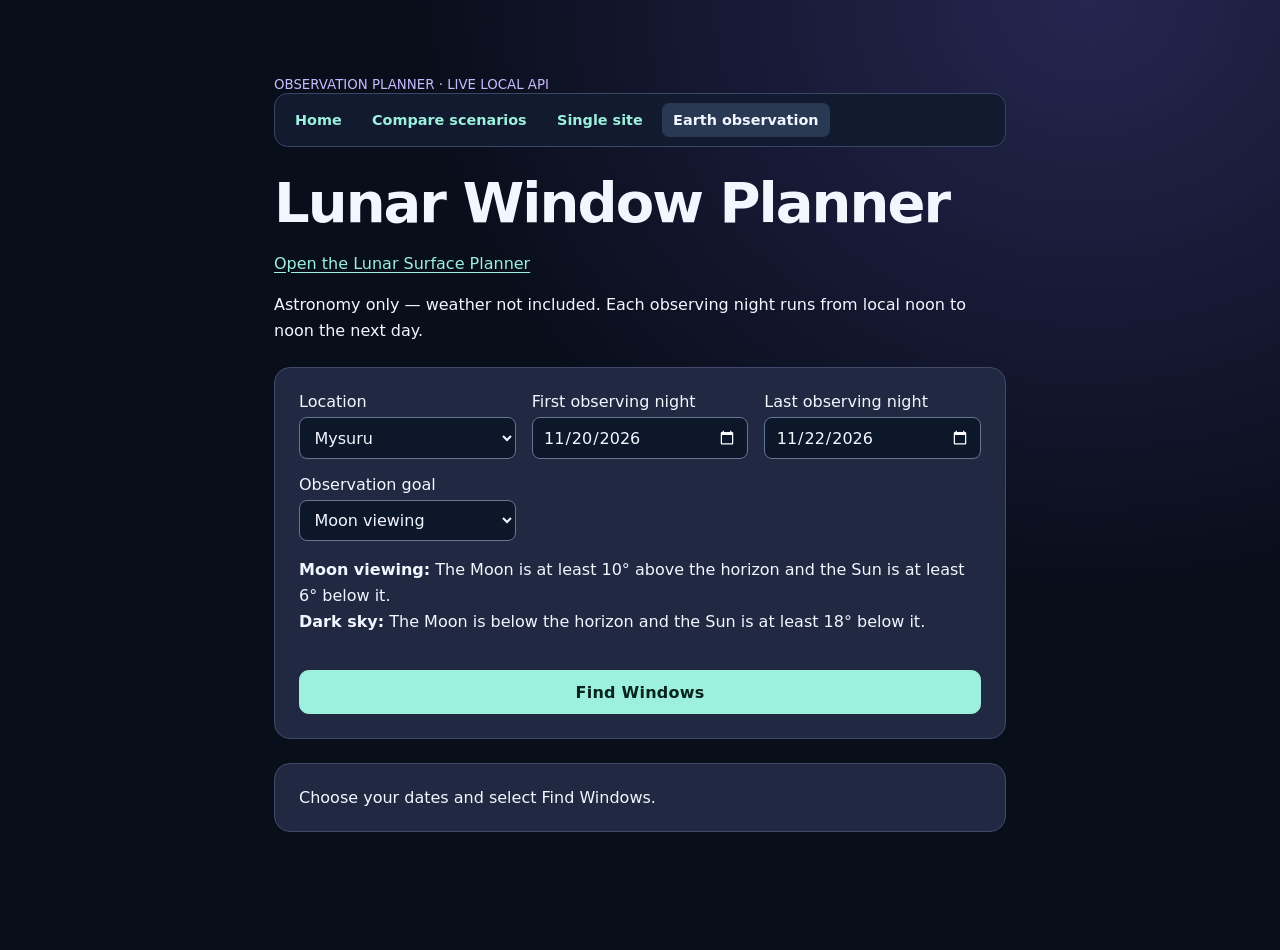
<file: index.html>
<!doctype html>
<html lang="en">
<head>
  <meta charset="utf-8">
  <meta name="viewport" content="width=device-width, initial-scale=1">
  <title>Lunar Window Planner</title>
  <style>
    * { box-sizing: border-box; }
    body { margin: 0; background: #101629; color: #eef0ff; font: 16px system-ui; }
    main { max-width: 780px; margin: 50px auto; padding: 24px; }
    h1 { font-size: clamp(32px, 7vw, 56px); margin: 8px 0; }
    small { color: #c9bbff; }
    form, section {
      background: #202941;
      border: 1px solid #414a68;
      border-radius: 16px;
      padding: 24px;
      margin-top: 24px;
    }
    .grid {
      display: grid;
      grid-template-columns: repeat(auto-fit, minmax(180px, 1fr));
      gap: 16px;
    }
    input, select, button {
      font: inherit;
      border-radius: 8px;
      padding: 10px;
      width: 100%;
      margin-top: 6px;
    }
    button {
      background: #c9bbff;
      color: #171332;
      font-weight: bold;
      border: 0;
      margin-top: 20px;
      cursor: pointer;
    }
    li { margin: 10px 0; }
    p { line-height: 1.5; }
    .chart-row { margin: 12px 0; }
    .chart-row meter { width: 100%; height: 20px; display: block; }
  
/* shared-planner-theme */

:root {
  color-scheme: dark;
  --ink: #f2f6ff;
  --muted: #bccbe3;
  --mint: #9cf0dd;
  --gold: #ffd18a;
  --panel: #15213a;
  --edge: #455674;
}
body {
  color: var(--ink);
  background:
    radial-gradient(ellipse at 80% 0%, #24355e 0, transparent 38rem),
    radial-gradient(ellipse at 0% 45%, #142f3c 0, transparent 35rem),
    #0b1221;
  background-repeat: no-repeat;
  min-height: 100vh;
}
a { color: var(--mint); text-underline-offset: .2em; }
h1, h2, h3 { text-wrap: balance; }
h1 { letter-spacing: -.035em; }
p { line-height: 1.6; }
input:not([type=range]), select {
  color: var(--ink);
  background: #0d172a;
  border: 1px solid #657693;
  border-radius: .5rem;
  padding: .55rem .65rem;
  min-height: 2.6rem;
  max-width: 100%;
  box-sizing: border-box;
  font: inherit;
}
input[type=range] {
  width: min(100%, 38rem);
  accent-color: var(--mint);
  min-height: 2rem;
}
button, a.button {
  border-radius: .6rem;
  transition: transform .16s ease, box-shadow .16s ease,
              background-color .16s ease;
}
button {
  background: #233451;
  border: 1px solid #647795;
  color: var(--ink);
  font-weight: 650;
  padding: .65rem .95rem;
  min-height: 2.75rem;
  cursor: pointer;
}
button[type=submit], button:not([type]) {
  background: var(--mint);
  border-color: var(--mint);
  color: #09231e;
}
button:disabled { opacity: .55; cursor: not-allowed; }
button:not(:disabled):hover, a.button:hover {
  transform: translateY(-2px);
  box-shadow: 0 6px 22px #0005;
}
:where(a, button, input, select):focus-visible {
  outline: 3px solid var(--gold);
  outline-offset: 4px;
}
.tool-nav {
  display: flex;
  flex-wrap: wrap;
  gap: .55rem 1rem;
  align-items: center;
  margin: 0 0 1.4rem;
  padding: .7rem 0;
  border-bottom: 1px solid var(--edge);
  font: 650 .9rem/1.4 system-ui, sans-serif;
}
.tool-nav a[aria-current=page] { color: var(--ink); }
@media (prefers-reduced-motion: reduce) {
  *, *::before, *::after {
    animation: none !important;
    transition: none !important;
    scroll-behavior: auto !important;
  }
}

/* Workspace refinement — ChatGPT-assisted */
body{background:radial-gradient(ellipse at 85% 0%,#252650,transparent 42rem),#090e1b} .tool-nav{gap:.5rem;padding:.55rem;border:1px solid #394764;border-radius:.85rem;background:#111a2e}.tool-nav a{padding:.45rem .7rem;border-radius:.45rem;text-decoration:none}.tool-nav a:hover,.tool-nav a[aria-current=page]{background:#293853} fieldset,#results>section,.hero .card{box-shadow:0 12px 34px #0004} button,a.button{letter-spacing:.015em} button:active,a.button:active{transform:translateY(1px)} .compare-actions{padding:.8rem;background:#111a2e;border-radius:.85rem} #status strong{display:inline-block;margin-right:.4rem;font-size:1.8rem} #results output{padding:.65rem;border-radius:.5rem;background:#0b1425} @media(max-width:520px){.compare-actions button{flex:1 1 auto} select{width:100%} .tool-nav a{font-size:.8rem}}
</style>
</head>
<body>
  <main>
    <noscript>
      <p role="alert">Enable JavaScript in your browser to use the planner.</p>
    </noscript>

    <small>OBSERVATION PLANNER · LIVE LOCAL API</small>
    <nav class="tool-nav" aria-label="Planner tools"><a href="/">Home</a><a href="/lunar-surface/compare">Compare scenarios</a><a href="/lunar-surface/">Single site</a><a href="/earth" aria-current="page">Earth observation</a></nav>
<h1>Lunar Window Planner</h1>
<p><a href="/lunar-surface/">Open the Lunar Surface Planner</a></p>
    <p>Astronomy only — weather not included. Each observing night runs from local noon to noon the next day.</p>

    <form id="planner">
      <div class="grid">
        <label>
          Location
          <select name="locationId">
            <option value="mysuru">Mysuru</option>
          </select>
        </label>
        <label>
          First observing night
          <input required type="date" name="startDate" value="2026-11-20">
        </label>
        <label>
          Last observing night
          <input required type="date" name="endDate" value="2026-11-22" aria-describedby="error">
        </label>
        <label>
          Observation goal
          <select name="goal" aria-describedby="goal-help">
            <option value="moon_viewing">Moon viewing</option>
            <option value="dark_sky">Dark sky</option>
          </select>
        </label>
      </div>

      <p id="goal-help">
        <strong>Moon viewing:</strong> The Moon is at least 10° above the horizon and the Sun is at least 6° below it.
        <br>
        <strong>Dark sky:</strong> The Moon is below the horizon and the Sun is at least 18° below it.
      </p>

      <p id="error" role="alert" hidden></p>
      <button type="submit">Find Windows</button>
    </form>

    <section id="output" aria-live="polite">
      Choose your dates and select Find Windows.
    </section>
  </main>

  <script>
    const form = document.querySelector('#planner');
    const out = document.querySelector('#output');
    const error = document.querySelector('#error');
    const button = form.querySelector('button');

    const minutes = w => (Date.parse(w.end) - Date.parse(w.start)) / 60000;
    const fmt = new Intl.DateTimeFormat('en-IN', {
      timeZone: 'Asia/Kolkata',
      month: 'short',
      day: 'numeric',
      hour: 'numeric',
      minute: '2-digit',
      hour12: true
    });
    const range = w => `${fmt.format(new Date(w.start))}–${fmt.format(new Date(w.end))} IST`;

    async function findWindows(input) {
      const response = await fetch('/windows?' + new URLSearchParams(input));
      if (!response.ok) throw new Error('The server could not complete the search.');
      return response.json();
    }

    function add(tag, value, parent = out) {
      const el = document.createElement(tag);
      el.textContent = value;
      parent.append(el);
      return el;
    }

    function renderChart(parent, windows, bestWindowId) {
      add('h3', 'Window duration · minutes', parent);
      const maxDuration = Math.max(...windows.map(minutes));

      for (const w of windows) {
        const row = add('div', '', parent);
        row.className = 'chart-row';
        const isBest = w.id === bestWindowId;
        const label = `${w.date} · ${Math.round(minutes(w))} min${isBest ? ' · Best window' : ''}`;

        add(isBest ? 'strong' : 'span', label, row);
        const bar = add('meter', '', row);
        bar.min = 0;
        bar.max = maxDuration;
        bar.value = minutes(w);
        bar.setAttribute('aria-label', label);
      }
    }

    form.addEventListener('submit', async event => {
      event.preventDefault();
      const input = Object.fromEntries(new FormData(form));
      const endDateField = form.elements.endDate;

      error.hidden = true;
      endDateField.removeAttribute('aria-invalid');

      const reversed = input.endDate < input.startDate;
      const tooLong = Date.parse(input.endDate) - Date.parse(input.startDate) >= 31 * 86400000;

      if (reversed || tooLong) {
        error.textContent = reversed
          ? 'Last observing night cannot be before the first.'
          : 'Choose up to 31 observing nights.';
        error.hidden = false;
        endDateField.setAttribute('aria-invalid', 'true');
        endDateField.focus();
        out.textContent = 'Correct the dates to run a search.';
        return;
      }

      button.disabled = true;
      out.textContent = 'Finding observation windows…';

      try {
        const response = await findWindows(input);
        if (response.status !== 'ok') {
          throw new Error(response.error?.message || 'Search failed.');
        }

        const { windows, bestWindowId } = response.result;
        out.textContent = '';

        const goalLabel = input.goal === 'dark_sky' ? 'Dark sky' : 'Moon viewing';
        add('p', `Mysuru · ${goalLabel} · ${input.startDate} to ${input.endDate}`);

        if (!windows.length) {
          add('h2', 'No windows found');
          add('p', 'Try another observing night or goal.');
          return;
        }

        const best = windows.find(w => w.id === bestWindowId);
        add('h2', `Longest qualifying window: Night of ${best.date}`);
        add('p', `${range(best)} · ${Math.round(minutes(best))} min`);

        add('h3', 'All qualifying windows');
        const list = add('ul', '');
        for (const w of windows) {
          const marker = w.id === bestWindowId ? ' (best)' : '';
          add('li', `${w.date} · ${range(w)} · ${Math.round(minutes(w))} min${marker}`, list);
        }

        renderChart(out, windows, bestWindowId);
      } catch (err) {
        out.textContent = `${err.message} Select Find Windows to retry.`;
      } finally {
        button.disabled = false;
      }
    });
  </script>
</body>
</html>
</file>
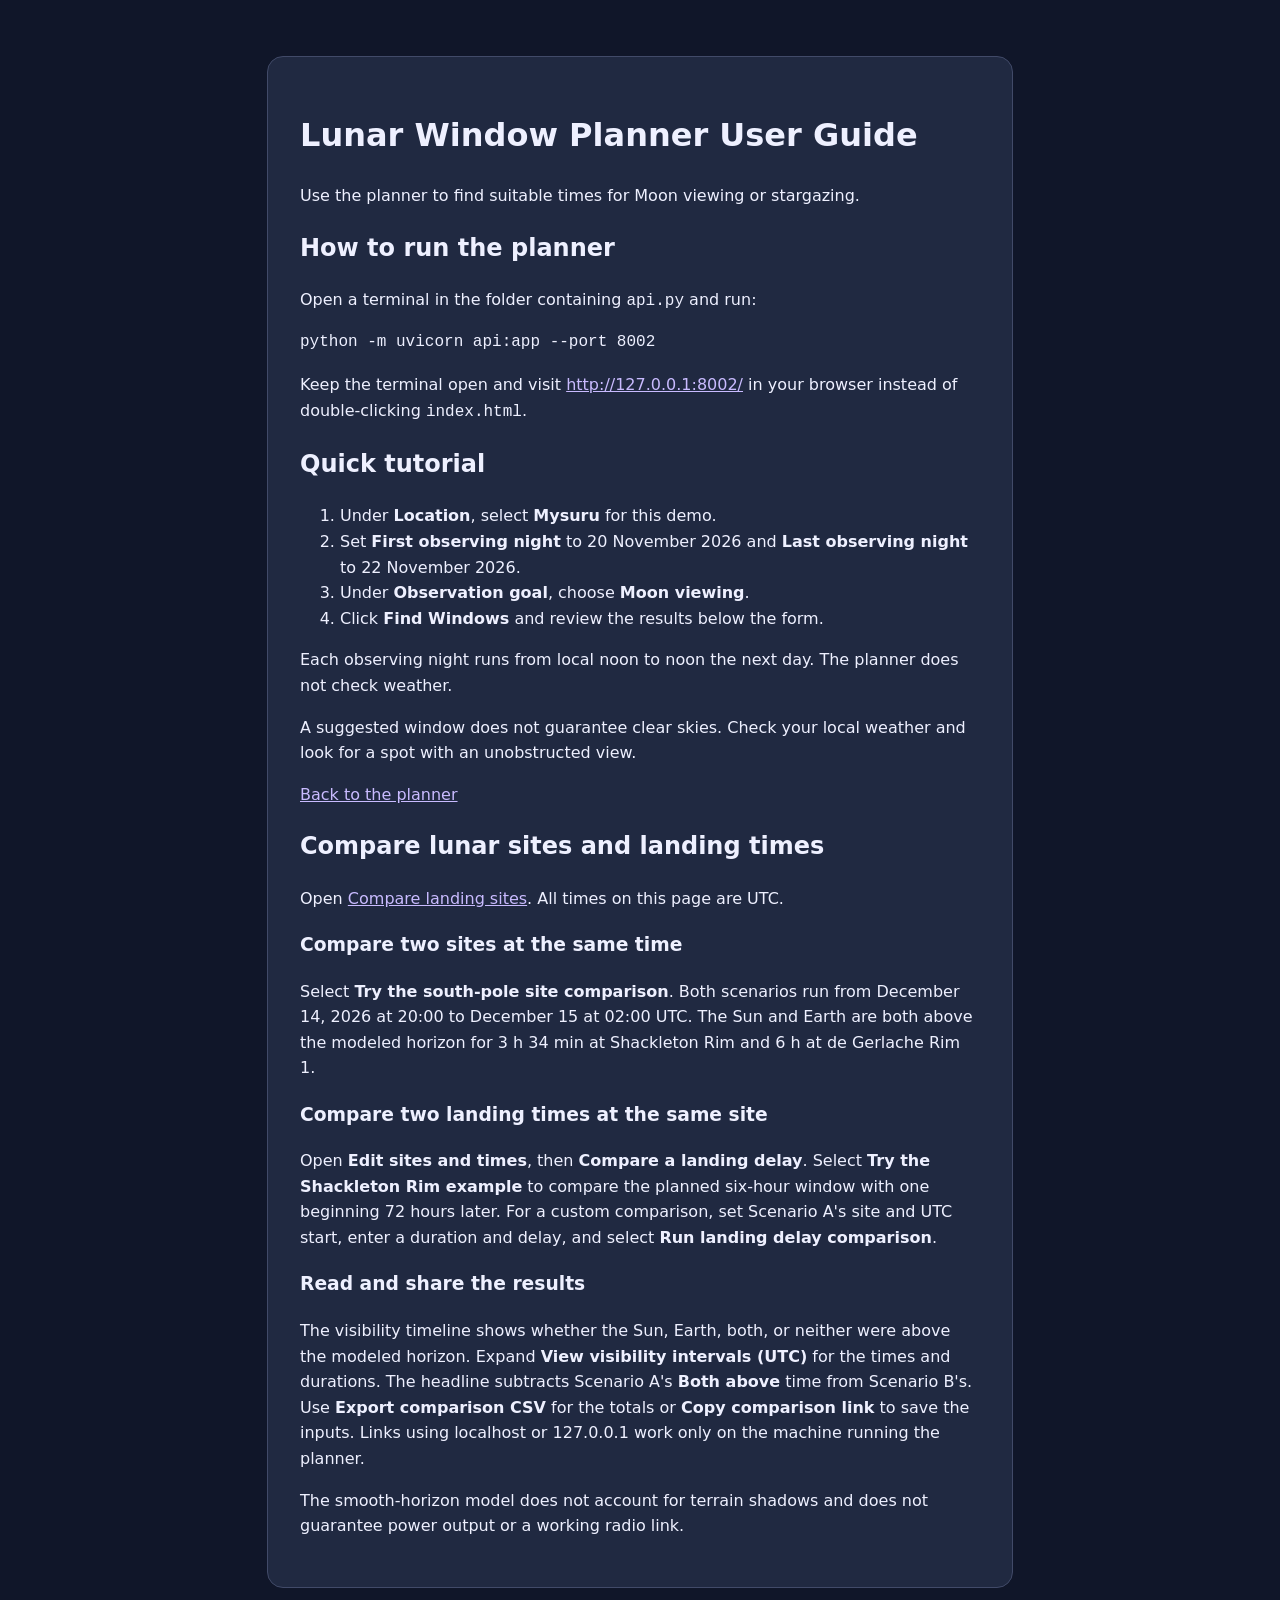
<file: user-guide/index.html>
<!doctype html>
<html lang="en">
<head>
  <meta charset="utf-8">
  <meta name="viewport" content="width=device-width, initial-scale=1">
  <title>User Guide | Lunar Window Planner</title>
  <link rel="stylesheet" href="style.css">
</head>
<body>
  <main>
    <h1>Lunar Window Planner User Guide</h1>
    <p>Use the planner to find suitable times for Moon viewing or stargazing.</p>

    <h2>How to run the planner</h2>
    <p>Open a terminal in the folder containing <code>api.py</code> and run:</p>
    <pre><code>python -m uvicorn api:app --port 8002</code></pre>
    <p>Keep the terminal open and visit
      <a href="http://127.0.0.1:8002/">http://127.0.0.1:8002/</a>
      in your browser instead of double-clicking <code>index.html</code>.
    </p>

    <h2>Quick tutorial</h2>
    <ol>
      <li>Under <strong>Location</strong>, select <strong>Mysuru</strong> for this demo.</li>
      <li>Set <strong>First observing night</strong> to 20 November 2026
        and <strong>Last observing night</strong> to 22 November 2026.</li>
      <li>Under <strong>Observation goal</strong>, choose <strong>Moon viewing</strong>.</li>
      <li>Click <strong>Find Windows</strong> and review the results below the form.</li>
    </ol>
    <p>Each observing night runs from local noon to noon the next day.
      The planner does not check weather.</p>

    <p>A suggested window does not guarantee clear skies. Check your local
      weather and look for a spot with an unobstructed view.</p>

    <p><a href="/">Back to the planner</a></p>

<section id="lunar-comparison-guide" aria-labelledby="lunar-comparison-heading">
  <h2 id="lunar-comparison-heading">Compare lunar sites and landing times</h2>
  <p>Open <a href="/lunar-surface/compare">Compare landing sites</a>. All times on this page are UTC.</p>
  <h3>Compare two sites at the same time</h3>
  <p>Select <strong>Try the south-pole site comparison</strong>. Both scenarios run from December 14, 2026 at 20:00 to December 15 at 02:00 UTC. The Sun and Earth are both above the modeled horizon for 3 h 34 min at Shackleton Rim and 6 h at de Gerlache Rim 1.</p>
  <h3>Compare two landing times at the same site</h3>
  <p>Open <strong>Edit sites and times</strong>, then <strong>Compare a landing delay</strong>. Select <strong>Try the Shackleton Rim example</strong> to compare the planned six-hour window with one beginning 72 hours later. For a custom comparison, set Scenario A's site and UTC start, enter a duration and delay, and select <strong>Run landing delay comparison</strong>.</p>
  <h3>Read and share the results</h3>
  <p>The visibility timeline shows whether the Sun, Earth, both, or neither were above the modeled horizon. Expand <strong>View visibility intervals (UTC)</strong> for the times and durations. The headline subtracts Scenario A's <strong>Both above</strong> time from Scenario B's. Use <strong>Export comparison CSV</strong> for the totals or <strong>Copy comparison link</strong> to save the inputs. Links using localhost or 127.0.0.1 work only on the machine running the planner.</p>
  <p>The smooth-horizon model does not account for terrain shadows and does not guarantee power output or a working radio link.</p>
</section>
</main>
</body>
</html>
</file>
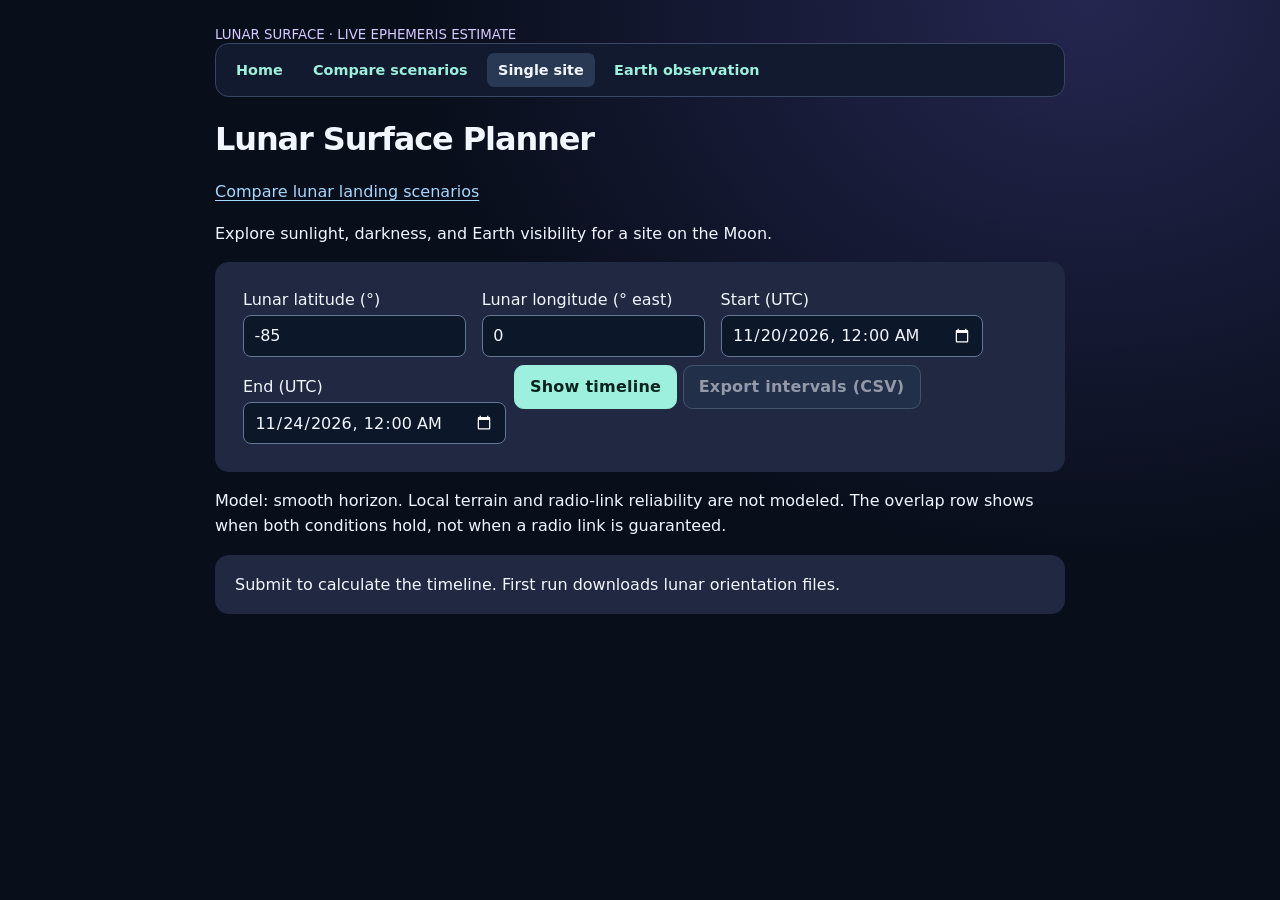
<file: lunar-surface/lunar-surface-live/index.html>
<!doctype html><html lang=en><meta charset=utf-8><meta name=viewport content='width=device-width,initial-scale=1'><title>Lunar Surface Planner</title><style>body{background:#101629;color:#eef0ff;font:16px system-ui;margin:0}main{max-width:850px;margin:auto;padding:24px}form,section{background:#202941;padding:20px;border-radius:14px;margin:16px 0}label{display:inline-grid;gap:6px;margin:8px}input,button{font:inherit;padding:8px}button{background:#c9bbff;border:0;border-radius:6px}.track{background:#111729;height:22px;position:relative;border-radius:5px;overflow:hidden}.bar{position:absolute;height:100%}small{color:#d4caff}.summary{background:#30294a;border:1px solid #bca4ff;border-radius:10px;padding:16px;margin:16px 0}.summary h3,.summary p{margin:6px 0}
/* shared-planner-theme */

:root {
  color-scheme: dark;
  --ink: #f2f6ff;
  --muted: #bccbe3;
  --mint: #9cf0dd;
  --gold: #ffd18a;
  --panel: #15213a;
  --edge: #455674;
}
body {
  color: var(--ink);
  background:
    radial-gradient(ellipse at 80% 0%, #24355e 0, transparent 38rem),
    radial-gradient(ellipse at 0% 45%, #142f3c 0, transparent 35rem),
    #0b1221;
  background-repeat: no-repeat;
  min-height: 100vh;
}
a { color: var(--mint); text-underline-offset: .2em; }
h1, h2, h3 { text-wrap: balance; }
h1 { letter-spacing: -.035em; }
p { line-height: 1.6; }
input:not([type=range]), select {
  color: var(--ink);
  background: #0d172a;
  border: 1px solid #657693;
  border-radius: .5rem;
  padding: .55rem .65rem;
  min-height: 2.6rem;
  max-width: 100%;
  box-sizing: border-box;
  font: inherit;
}
input[type=range] {
  width: min(100%, 38rem);
  accent-color: var(--mint);
  min-height: 2rem;
}
button, a.button {
  border-radius: .6rem;
  transition: transform .16s ease, box-shadow .16s ease,
              background-color .16s ease;
}
button {
  background: #233451;
  border: 1px solid #647795;
  color: var(--ink);
  font-weight: 650;
  padding: .65rem .95rem;
  min-height: 2.75rem;
  cursor: pointer;
}
button[type=submit], button:not([type]) {
  background: var(--mint);
  border-color: var(--mint);
  color: #09231e;
}
button:disabled { opacity: .55; cursor: not-allowed; }
button:not(:disabled):hover, a.button:hover {
  transform: translateY(-2px);
  box-shadow: 0 6px 22px #0005;
}
:where(a, button, input, select):focus-visible {
  outline: 3px solid var(--gold);
  outline-offset: 4px;
}
.tool-nav {
  display: flex;
  flex-wrap: wrap;
  gap: .55rem 1rem;
  align-items: center;
  margin: 0 0 1.4rem;
  padding: .7rem 0;
  border-bottom: 1px solid var(--edge);
  font: 650 .9rem/1.4 system-ui, sans-serif;
}
.tool-nav a[aria-current=page] { color: var(--ink); }
@media (prefers-reduced-motion: reduce) {
  *, *::before, *::after {
    animation: none !important;
    transition: none !important;
    scroll-behavior: auto !important;
  }
}

/* Workspace refinement — ChatGPT-assisted */
body{background:radial-gradient(ellipse at 85% 0%,#252650,transparent 42rem),#090e1b} .tool-nav{gap:.5rem;padding:.55rem;border:1px solid #394764;border-radius:.85rem;background:#111a2e}.tool-nav a{padding:.45rem .7rem;border-radius:.45rem;text-decoration:none}.tool-nav a:hover,.tool-nav a[aria-current=page]{background:#293853} fieldset,#results>section,.hero .card{box-shadow:0 12px 34px #0004} button,a.button{letter-spacing:.015em} button:active,a.button:active{transform:translateY(1px)} .compare-actions{padding:.8rem;background:#111a2e;border-radius:.85rem} #status strong{display:inline-block;margin-right:.4rem;font-size:1.8rem} #results output{padding:.65rem;border-radius:.5rem;background:#0b1425} @media(max-width:520px){.compare-actions button{flex:1 1 auto} select{width:100%} .tool-nav a{font-size:.8rem}}
</style><main><small>LUNAR SURFACE · LIVE EPHEMERIS ESTIMATE</small><nav class="tool-nav" aria-label="Planner tools"><a href="/">Home</a><a href="/lunar-surface/compare">Compare scenarios</a><a href="/lunar-surface/" aria-current="page">Single site</a><a href="/earth">Earth observation</a></nav>
<h1>Lunar Surface Planner</h1>
<p><a href="./compare" style="color:#a5d8ff">Compare lunar landing scenarios</a></p><p>Explore sunlight, darkness, and Earth visibility for a site on the Moon.</p><form id=f><label>Lunar latitude (°)<input name=lat type=number min=-90 max=90 step=any value=-85 required></label><label>Lunar longitude (° east)<input name=lon type=number min=-180 max=180 step=any value=0 required></label><label>Start (UTC)<input name=start type=datetime-local value=2026-11-20T00:00 required></label><label>End (UTC)<input name=end type=datetime-local value=2026-11-24T00:00 required></label><button>Show timeline</button> <button type=button id=download disabled>Export intervals (CSV)</button></form><p>Model: smooth horizon. Local terrain and radio-link reliability are not modeled. The overlap row shows when both conditions hold, not when a radio link is guaranteed.</p><section id=o aria-live=polite>Submit to calculate the timeline. First run downloads lunar orientation files.</section></main><script>
const f=document.querySelector('#f'),o=document.querySelector('#o');
function add(tag,t,p=o){const e=document.createElement(tag);e.textContent=t;p.append(e);return e}
const utc=t=>new Date(t).toISOString().slice(0,16).replace('T',' ')+' UTC';
const download=document.querySelector('#download');let csv='';
download.onclick=()=>{const url=URL.createObjectURL(new Blob([csv],{type:'text/csv'}));const link=document.createElement('a');link.href=url;link.download='lunar-surface-windows.csv';link.click();setTimeout(()=>URL.revokeObjectURL(url),1000)};
f.onsubmit=async e=>{e.preventDefault();const d=new FormData(f),a=Date.parse(d.get('start')+'Z'),b=Date.parse(d.get('end')+'Z');download.disabled=true;o.textContent='';if(!(b>a)){add('p','End must be after start.');return}const button=f.querySelector('button');button.disabled=true;o.textContent='Calculating…';
let rows;try{const q=new URLSearchParams({lat:d.get('lat'),lon:d.get('lon'),start:new Date(a).toISOString(),end:new Date(b).toISOString()});const r=await fetch('surface-windows?'+q);const data=await r.json();if(!r.ok)throw Error(typeof data.detail==='string'?data.detail:'Check inputs.');rows=data.rows.map(row=>row.map(pair=>pair.map(v=>(Date.parse(v)-a)/(b-a))));}catch(err){o.textContent=err.message;return}finally{button.disabled=false}o.textContent='';csv='mode,latitude,longitude,condition,start_utc,end_utc,duration_hours\n';const t=x=>utc(a+(b-a)*x);add('h2','Calculated timeline');add('p',`Lunar site: ${d.get('lat')}°, ${d.get('lon')}° · Smooth-horizon estimate.`);add('p',`${t(0)} → ${t(1)}`);const combined=rows[3];const card=add('div','');card.className='summary';add('h3','Longest combined window',card);const best=combined.reduce((best,w)=>!best||w[1]-w[0]>best[1]-best[0]?w:best,null);const describe=([s,z])=>`${t(s)} → ${t(z)} · ${((b-a)*(z-s)/3600000).toFixed(1)} h`;add('p',best?describe(best):'No overlap in this range.',card);for(const [name,color,ranges] of [['Sunlight','#ffce76',rows[0]],['Darkness','#a7a0cf',rows[1]],['Earth in view','#6fdfda',rows[2]],['Sunlight + Earth in view','#bca4ff',combined]]){add('h3',name);add('p',`Total: ${(ranges.reduce((sum,[s,z])=>sum+z-s,0)*(b-a)/3600000).toFixed(1)} h`);const track=add('div','');track.className='track';track.setAttribute('aria-hidden','true');for(const [s,z] of ranges){csv += ['ephemeris',d.get('lat'),d.get('lon'),name,new Date(a+(b-a)*s).toISOString(),new Date(a+(b-a)*z).toISOString(),((b-a)*(z-s)/3600000).toFixed(2)].join(',')+'\n';const bar=add('span','',track);bar.className='bar';Object.assign(bar.style,{left:s*100+'%',width:(z-s)*100+'%',background:color});add('p',describe([s,z]))}}download.disabled=false};
</script></html>
</file>
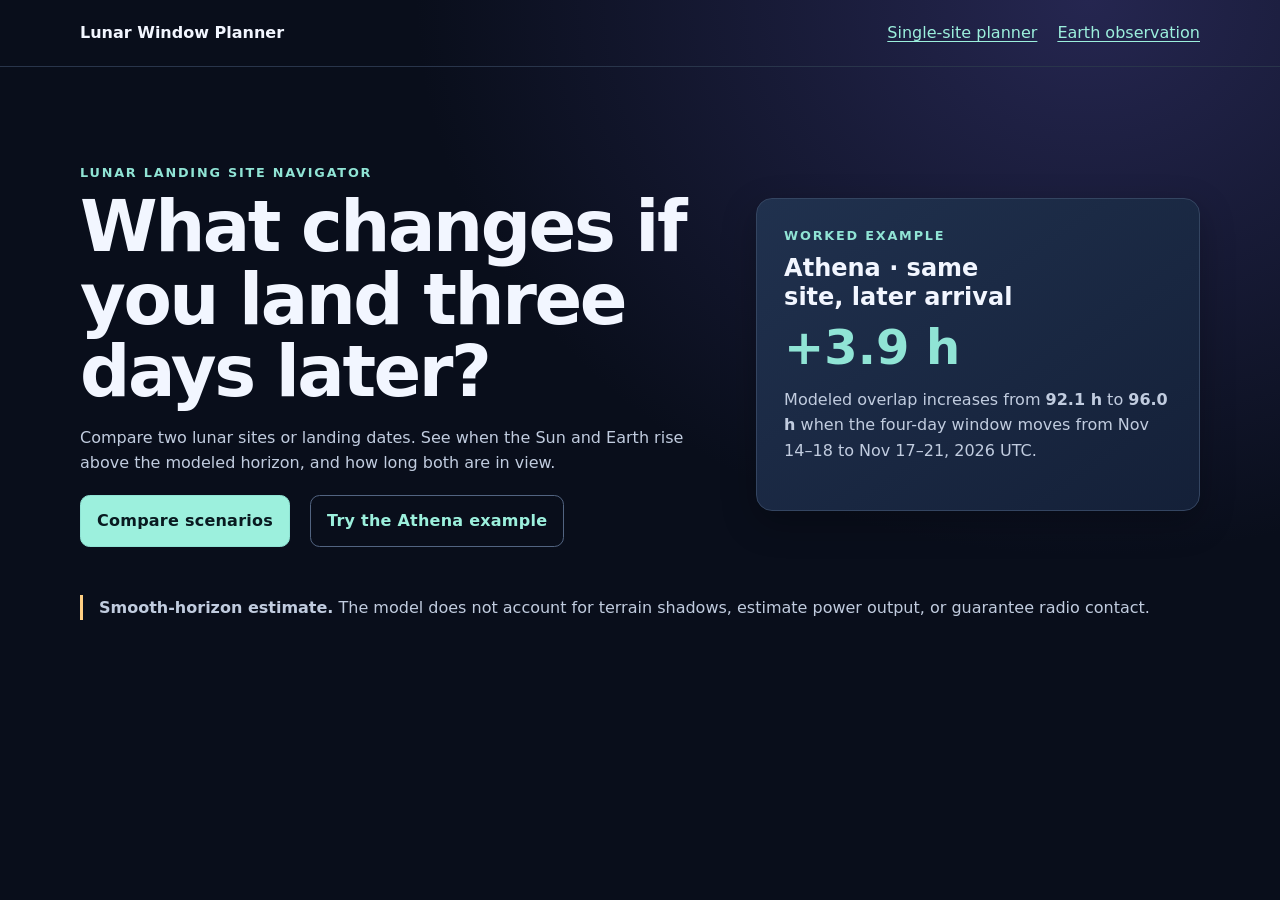
<file: landing.html>
<!doctype html>
<html lang="en">
<head>
<meta charset="utf-8">
<meta name="viewport" content="width=device-width, initial-scale=1">
<title>Lunar Window Planner · Landing Site Navigator</title>
<style>
*{box-sizing:border-box}
body{margin:0;background:#0b1221;color:#f4f7ff;font:1rem/1.6 system-ui,sans-serif}
.wrap{width:min(70rem,calc(100% - 2.5rem));margin:auto}
header{padding:1.25rem 0;border-bottom:1px solid #29354b}
nav,.actions{display:flex;flex-wrap:wrap;gap:.8rem 1.25rem;align-items:center}
nav strong{margin-right:auto} a{color:#a8deff}
a:focus-visible{outline:3px solid #ffcf83;outline-offset:5px}
.hero{padding:clamp(2.5rem,8vw,6rem) 0 2rem;display:grid;grid-template-columns:1.45fr 1fr;gap:2rem;align-items:center}
.kicker{color:#90e4d5;font-size:.8rem;font-weight:750;letter-spacing:.14em;text-transform:uppercase}
h1{font-size:clamp(2.35rem,5.5vw,4.65rem);line-height:1.03;letter-spacing:-.05em;margin:.5rem 0 1rem}
h2{line-height:1.2;margin:.45rem 0}
p{color:#c1ccdf;margin:.65rem 0 1.2rem}
.button{display:inline-block;padding:.75rem 1rem;border:1px solid #526481;border-radius:.55rem;font-weight:700;text-decoration:none}
.primary{background:#90e4d5;color:#091a20;border-color:#90e4d5}
.card{background:#142038;border:1px solid #344561;border-radius:1rem;padding:clamp(1rem,3vw,1.7rem)}
.metric{color:#90e4d5;font-size:3rem;font-weight:800;line-height:1.2}
.note{border-left:3px solid #ffcf83;padding-left:1rem;margin:1rem 0 3rem}
@media(max-width:740px){.hero{grid-template-columns:1fr}nav strong{width:100%}}

/* shared-planner-theme */

:root {
  color-scheme: dark;
  --ink: #f2f6ff;
  --muted: #bccbe3;
  --mint: #9cf0dd;
  --gold: #ffd18a;
  --panel: #15213a;
  --edge: #455674;
}
body {
  color: var(--ink);
  background:
    radial-gradient(ellipse at 80% 0%, #24355e 0, transparent 38rem),
    radial-gradient(ellipse at 0% 45%, #142f3c 0, transparent 35rem),
    #0b1221;
  background-repeat: no-repeat;
  min-height: 100vh;
}
a { color: var(--mint); text-underline-offset: .2em; }
h1, h2, h3 { text-wrap: balance; }
h1 { letter-spacing: -.035em; }
p { line-height: 1.6; }
input:not([type=range]), select {
  color: var(--ink);
  background: #0d172a;
  border: 1px solid #657693;
  border-radius: .5rem;
  padding: .55rem .65rem;
  min-height: 2.6rem;
  max-width: 100%;
  box-sizing: border-box;
  font: inherit;
}
input[type=range] {
  width: min(100%, 38rem);
  accent-color: var(--mint);
  min-height: 2rem;
}
button, a.button {
  border-radius: .6rem;
  transition: transform .16s ease, box-shadow .16s ease,
              background-color .16s ease;
}
button {
  background: #233451;
  border: 1px solid #647795;
  color: var(--ink);
  font-weight: 650;
  padding: .65rem .95rem;
  min-height: 2.75rem;
  cursor: pointer;
}
button[type=submit], button:not([type]) {
  background: var(--mint);
  border-color: var(--mint);
  color: #09231e;
}
button:disabled { opacity: .55; cursor: not-allowed; }
button:not(:disabled):hover, a.button:hover {
  transform: translateY(-2px);
  box-shadow: 0 6px 22px #0005;
}
:where(a, button, input, select):focus-visible {
  outline: 3px solid var(--gold);
  outline-offset: 4px;
}
.tool-nav {
  display: flex;
  flex-wrap: wrap;
  gap: .55rem 1rem;
  align-items: center;
  margin: 0 0 1.4rem;
  padding: .7rem 0;
  border-bottom: 1px solid var(--edge);
  font: 650 .9rem/1.4 system-ui, sans-serif;
}
.tool-nav a[aria-current=page] { color: var(--ink); }
@media (prefers-reduced-motion: reduce) {
  *, *::before, *::after {
    animation: none !important;
    transition: none !important;
    scroll-behavior: auto !important;
  }
}

.hero .card {
  box-shadow: 0 22px 60px #0004;
  background: linear-gradient(145deg, #20314e, #142038);
}
.hero .metric { font-variant-numeric: tabular-nums; }
.hero .primary { background: var(--mint); }

/* Workspace refinement — ChatGPT-assisted */
body{background:radial-gradient(ellipse at 85% 0%,#252650,transparent 42rem),#090e1b} .tool-nav{gap:.5rem;padding:.55rem;border:1px solid #394764;border-radius:.85rem;background:#111a2e}.tool-nav a{padding:.45rem .7rem;border-radius:.45rem;text-decoration:none}.tool-nav a:hover,.tool-nav a[aria-current=page]{background:#293853} fieldset,#results>section,.hero .card{box-shadow:0 12px 34px #0004} button,a.button{letter-spacing:.015em} button:active,a.button:active{transform:translateY(1px)} .compare-actions{padding:.8rem;background:#111a2e;border-radius:.85rem} #status strong{display:inline-block;margin-right:.4rem;font-size:1.8rem} #results output{padding:.65rem;border-radius:.5rem;background:#0b1425} @media(max-width:520px){.compare-actions button{flex:1 1 auto} select{width:100%} .tool-nav a{font-size:.8rem}}
</style>
</head>
<body>
<header><nav class="wrap" aria-label="Planner tools">
<strong>Lunar Window Planner</strong>
<a href="/lunar-surface/">Single-site planner</a>
<a href="/earth">Earth observation</a>
</nav></header>
<main class="wrap">
<section class="hero">
<div>
<div class="kicker">Lunar Landing Site Navigator</div>
<h1>What changes if you land three days later?</h1>
<p>Compare two lunar sites or landing dates. See when the Sun and Earth rise above the modeled horizon, and how long both are in view.</p>
<div class="actions">
<a class="button primary" href="/lunar-surface/compare">Compare scenarios</a>
<a class="button" href="/lunar-surface/compare?example=athena">Try the Athena example</a>
</div>
</div>
<aside class="card" aria-labelledby="athena">
<div class="kicker">Worked example</div>
<h2 id="athena">Athena · same site, later arrival</h2>
<div class="metric">+3.9 h</div>
<p>Modeled overlap increases from <strong>92.1 h</strong> to <strong>96.0 h</strong> when the four-day window moves from Nov 14–18 to Nov 17–21, 2026 UTC.</p>
</aside>
</section>
<p class="note"><strong>Smooth-horizon estimate.</strong> The model does not account for terrain shadows, estimate power output, or guarantee radio contact.</p>
</main>
</body>
</html>
</file>
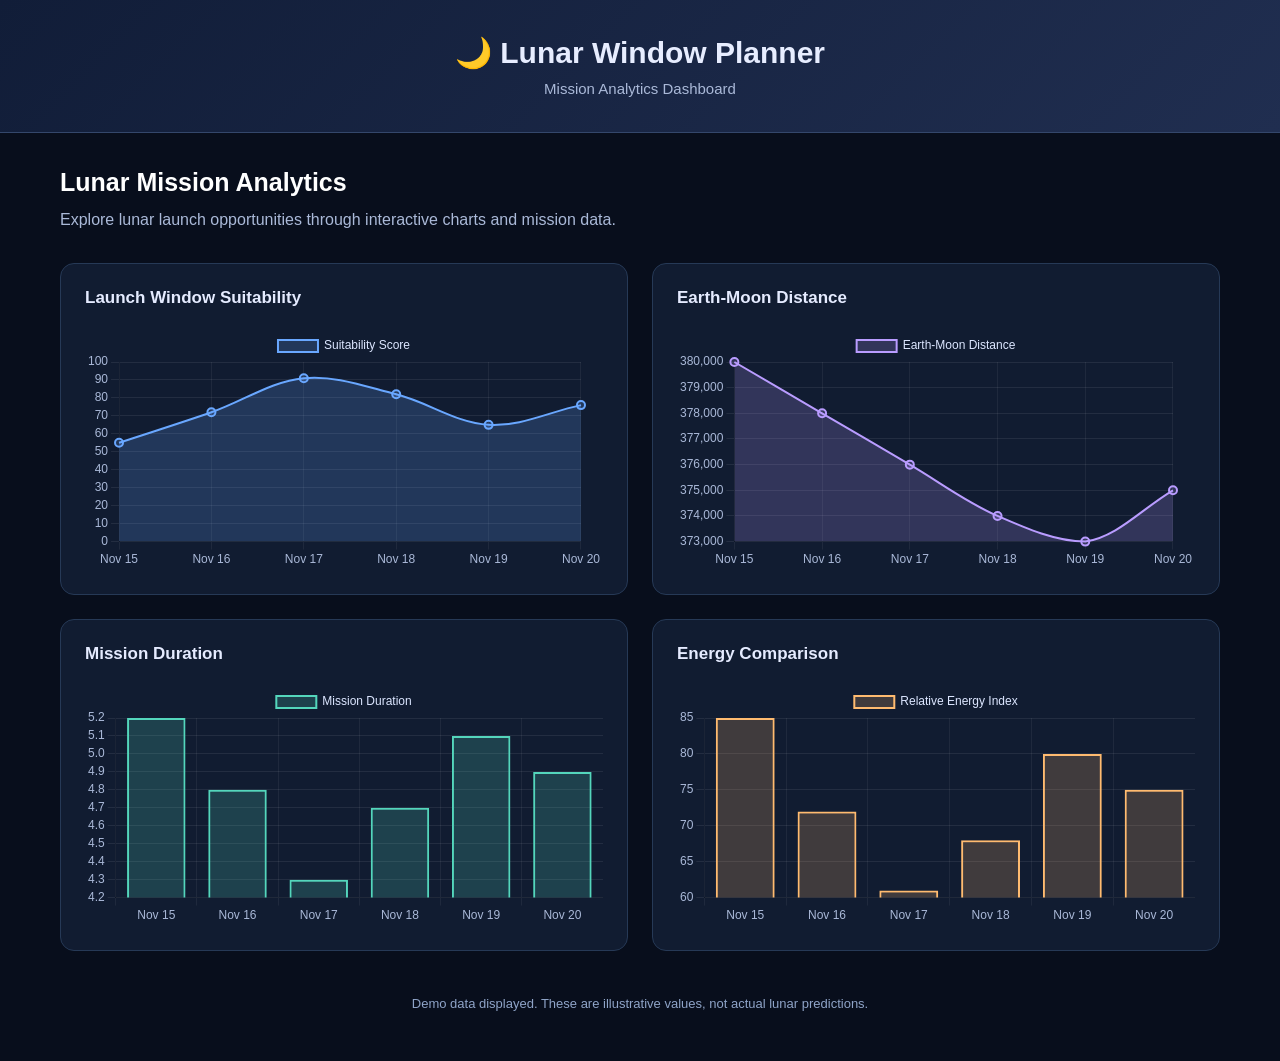
<file: charts/charts.html>
﻿
<!DOCTYPE html>
<html lang="en">

<head>
    <meta charset="UTF-8">
    <meta name="viewport" content="width=device-width, initial-scale=1.0">

    <title>Lunar Window Planner | Analytics</title>

    <link rel="stylesheet" href="charts.css">
</head>

<body>

    <header class="header">
        <h1>&#x1F319; Lunar Window Planner</h1>
        <p>Mission Analytics Dashboard</p>
    </header>

    <main class="container">

        <section class="intro">
            <h2>Lunar Mission Analytics</h2>
            <p>
                Explore lunar launch opportunities through
                interactive charts and mission data.
            </p>
        </section>

        <section class="chart-grid">

            <div class="chart-card">
                <h3>Launch Window Suitability</h3>
                <canvas id="suitabilityChart"></canvas>
            </div>

            <div class="chart-card">
                <h3>Earth-Moon Distance</h3>
                <canvas id="distanceChart"></canvas>
            </div>

            <div class="chart-card">
                <h3>Mission Duration</h3>
                <canvas id="durationChart"></canvas>
            </div>

            <div class="chart-card">
                <h3>Energy Comparison</h3>
                <canvas id="energyChart"></canvas>
            </div>

        </section>

        <p class="notice" id="data-status">
            Illustrative demo data only.
            Not actual lunar predictions.
        </p>

    </main>

    <!-- Local Chart.js library -->
    <script src="chart.umd.min.js"></script>

    <!-- Main chart module -->
    <script src="charts.js"></script>

    <!-- Dynamic integration module -->
    <script src="integration.js"></script>

</body>
</html>
</file>
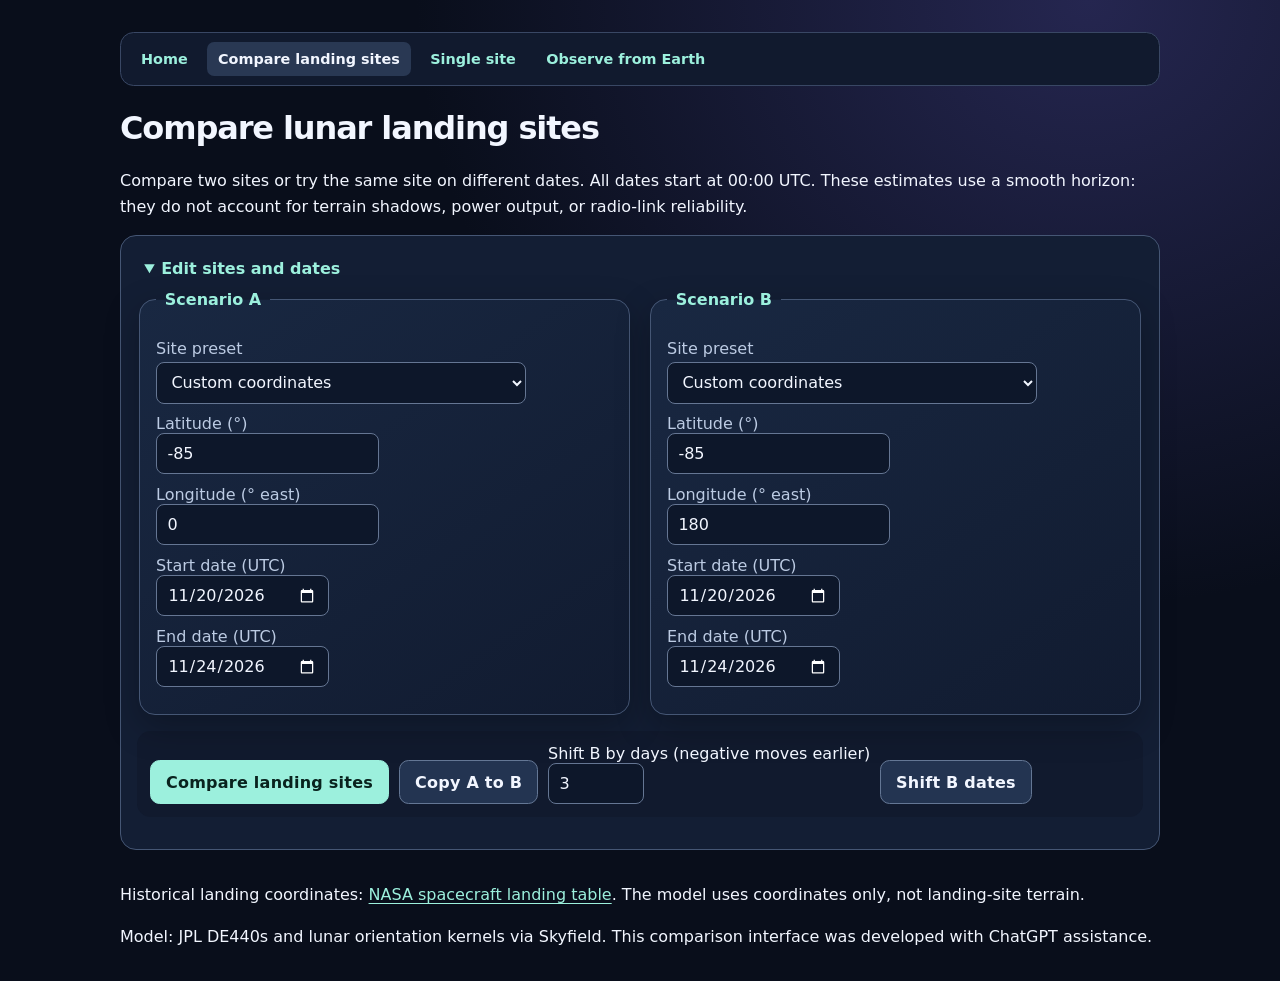
<file: lunar-surface/lunar-surface-live/compare.html>
<!doctype html>
<html lang="en"><meta charset="utf-8"><meta name="viewport" content="width=device-width,initial-scale=1"><title>Lunar scenario comparison</title>
<style>
body{margin:2rem auto;padding:0 1rem;max-width:65rem;background:#111827;color:#f3f4ff;font:1rem system-ui}a{color:#a5d8ff}fieldset{min-width:0;border:1px solid #728199;border-radius:.6rem;padding:1rem}.grid{display:grid;grid-template-columns:repeat(auto-fit,minmax(min(100%,22rem),1fr));gap:1rem}label{display:block;margin:.65rem 0}input{display:block;max-width:100%;font:inherit}button{padding:.65rem 1rem;margin:1rem 0;font:inherit}table{width:100%;border-collapse:collapse}th,td{padding:.55rem;text-align:left;border-bottom:1px solid #728199}.track{height:.55rem;background:#303d52;position:relative;border-radius:.3rem;overflow:hidden}.track span{position:absolute;height:100%;background:#8fe1d6}

/* shared-planner-theme */

:root {
  color-scheme: dark;
  --ink: #f2f6ff;
  --muted: #bccbe3;
  --mint: #9cf0dd;
  --gold: #ffd18a;
  --panel: #15213a;
  --edge: #455674;
}
body {
  color: var(--ink);
  background:
    radial-gradient(ellipse at 80% 0%, #24355e 0, transparent 38rem),
    radial-gradient(ellipse at 0% 45%, #142f3c 0, transparent 35rem),
    #0b1221;
  background-repeat: no-repeat;
  min-height: 100vh;
}
a { color: var(--mint); text-underline-offset: .2em; }
h1, h2, h3 { text-wrap: balance; }
h1 { letter-spacing: -.035em; }
p { line-height: 1.6; }
input:not([type=range]), select {
  color: var(--ink);
  background: #0d172a;
  border: 1px solid #657693;
  border-radius: .5rem;
  padding: .55rem .65rem;
  min-height: 2.6rem;
  max-width: 100%;
  box-sizing: border-box;
  font: inherit;
}
input[type=range] {
  width: min(100%, 38rem);
  accent-color: var(--mint);
  min-height: 2rem;
}
button, a.button {
  border-radius: .6rem;
  transition: transform .16s ease, box-shadow .16s ease,
              background-color .16s ease;
}
button {
  background: #233451;
  border: 1px solid #647795;
  color: var(--ink);
  font-weight: 650;
  padding: .65rem .95rem;
  min-height: 2.75rem;
  cursor: pointer;
}
button[type=submit], button:not([type]) {
  background: var(--mint);
  border-color: var(--mint);
  color: #09231e;
}
button:disabled { opacity: .55; cursor: not-allowed; }
button:not(:disabled):hover, a.button:hover {
  transform: translateY(-2px);
  box-shadow: 0 6px 22px #0005;
}
:where(a, button, input, select):focus-visible {
  outline: 3px solid var(--gold);
  outline-offset: 4px;
}
.tool-nav {
  display: flex;
  flex-wrap: wrap;
  gap: .55rem 1rem;
  align-items: center;
  margin: 0 0 1.4rem;
  padding: .7rem 0;
  border-bottom: 1px solid var(--edge);
  font: 650 .9rem/1.4 system-ui, sans-serif;
}
.tool-nav a[aria-current=page] { color: var(--ink); }
@media (prefers-reduced-motion: reduce) {
  *, *::before, *::after {
    animation: none !important;
    transition: none !important;
    scroll-behavior: auto !important;
  }
}

fieldset, #results > section {
  background: linear-gradient(145deg, #192842, #111b30);
  border: 1px solid var(--edge);
  border-radius: 1rem;
  padding: 1rem;
}
legend {
  padding: .25rem .55rem;
  color: var(--mint);
  font-weight: 750;
}
fieldset label { color: var(--muted); }
fieldset select { display: block; margin-top: .25rem; }
.compare-actions {
  display: flex;
  flex-wrap: wrap;
  align-items: end;
  gap: .6rem;
  margin: 1rem 0;
}
.compare-actions button, .compare-actions label { margin: 0; }
.compare-actions input { width: 6rem; }
#status:not(:empty) {
  border: 1px solid var(--edge);
  border-left: 4px solid var(--mint);
  border-radius: .6rem;
  background: var(--panel);
  padding: .85rem 1rem;
}
#status strong { color: var(--mint); font-size: 1.35rem; }
#results > label {
  background: var(--panel);
  padding: .8rem 1rem;
  border-radius: .6rem;
}
#results > section { min-width: 0; animation: appear .25s ease-out; }
#results > section svg { display: block; }
#results output { display: block; font-variant-numeric: tabular-nums; }
#results details { margin-top: 1rem; }
#results summary { cursor: pointer; color: var(--mint); }
#results table { margin-top: .55rem; font-variant-numeric: tabular-nums; }
@keyframes appear {
  from { opacity: 0; transform: translateY(6px); }
  to { opacity: 1; transform: translateY(0); }
}

/* Workspace refinement — ChatGPT-assisted */
body{background:radial-gradient(ellipse at 85% 0%,#252650,transparent 42rem),#090e1b} .tool-nav{gap:.5rem;padding:.55rem;border:1px solid #394764;border-radius:.85rem;background:#111a2e}.tool-nav a{padding:.45rem .7rem;border-radius:.45rem;text-decoration:none}.tool-nav a:hover,.tool-nav a[aria-current=page]{background:#293853} fieldset,#results>section,.hero .card{box-shadow:0 12px 34px #0004} button,a.button{letter-spacing:.015em} button:active,a.button:active{transform:translateY(1px)} .compare-actions{padding:.8rem;background:#111a2e;border-radius:.85rem} #status strong{display:inline-block;margin-right:.4rem;font-size:1.8rem} #results output{padding:.65rem;border-radius:.5rem;background:#0b1425} @media(max-width:520px){.compare-actions button{flex:1 1 auto} select{width:100%} .tool-nav a{font-size:.8rem}}
#scenario-editor{background:#131e34;border:1px solid #455674;border-radius:1rem;padding:1rem;margin:1rem 0}#scenario-editor>summary{cursor:pointer;color:var(--mint);font-weight:750;padding:.45rem}#results{align-items:start}#results>section{padding:clamp(.85rem,2vw,1.5rem)}#results>section h2{margin-top:0}#results svg{background:#0b1425;border-radius:.65rem;padding:.55rem;box-sizing:border-box}#status strong{font-variant-numeric:tabular-nums}@media(max-width:600px){#results.grid{grid-template-columns:minmax(0,1fr)}}
</style>
<main><nav class="tool-nav" aria-label="Planner tools"><a href="/">Home</a><a href="/lunar-surface/compare" aria-current="page">Compare landing sites</a><a href="/lunar-surface/">Single site</a><a href="/earth">Observe from Earth</a></nav><h1>Compare lunar landing sites</h1>
<p>Compare two sites or try the same site on different dates. All dates start at 00:00 UTC. These estimates use a smooth horizon: they do not account for terrain shadows, power output, or radio-link reliability.</p>
<details id="scenario-editor" open><summary>Edit sites and dates</summary><form id="form"><div class="grid" id="inputs"></div><div class="compare-actions"><button>Compare landing sites</button> <button type="button" id="copy">Copy A to B</button>
<label>Shift B by days (negative moves earlier)<input id="shift-days" type="number" step="1" value="3"></label>
<button type="button" id="shift">Shift B dates</button></div></form></details>
<p id="status" role="status"></p><div id="results" class="grid"></div>
<p>Historical landing coordinates: <a href="https://nssdc.gsfc.nasa.gov/planetary/lunar/lunar_artifact_impacts.html">NASA spacecraft landing table</a>. The model uses coordinates only, not landing-site terrain.</p><p>Model: JPL DE440s and lunar orientation kernels via Skyfield. This comparison interface was developed with ChatGPT assistance.</p></main>
<script>
const byId = id => document.getElementById(id);
const form = byId('form'), status = byId('status'), results = byId('results');
const labels = ['Sunlight','Darkness','Earth visible','Sunlight + Earth visible'];
for (const [id,lon] of [['A',0],['B',180]]) {
  const field = document.createElement('fieldset');
  field.innerHTML = '<legend>Scenario '+id+'</legend>'+
    '<label>Latitude (°)<input required name="lat" type="number" min="-90" max="90" step="any" value="-85"></label>'+
    '<label>Longitude (° east)<input required name="lon" type="number" min="-180" max="180" step="any" value="'+lon+'"></label>'+
    '<label>Start date (UTC)<input required name="start" type="date" value="2026-11-20"></label>'+
    '<label>End date (UTC)<input required name="end" type="date" value="2026-11-24"></label>';
  byId('inputs').append(field);
}
const sites = {
  im1: [-80.13, 1.44],
  im2: [-84.7906, 29.1957]
};
for (const field of form.querySelectorAll('fieldset')) {
  const label = document.createElement('label');
  label.innerHTML = 'Site preset <select><option value="">Custom coordinates</option><option value="im1">Odysseus (IM-1) — historical landing site</option><option value="im2">Athena (IM-2) — historical landing site</option></select>';
  const select = label.querySelector('select');
  const lat = field.querySelector('[name=lat]');
  const lon = field.querySelector('[name=lon]');
  field.querySelector('legend').after(label);
  select.onchange = () => {
    if (select.value) [lat.value, lon.value] = sites[select.value];
    edited('Site selection updated.');
  };
  for (const input of [lat, lon]) input.addEventListener('input', () => { select.value = ''; });
}
const [fieldA,fieldB]=form.querySelectorAll('fieldset');
function edited(message) {
  results.replaceChildren();
  status.textContent=message+' Click Compare landing sites to recalculate.';
}
byId('copy').onclick=()=>{
  for(const input of fieldA.querySelectorAll('input')) fieldB.querySelector('[name='+input.name+']').value=input.value;
  fieldB.querySelector('select').value=fieldA.querySelector('select').value;
  edited('Copied A into B.');
};
byId('shift').onclick=()=>{
  const days=byId('shift-days').valueAsNumber;
  const dates=[...fieldB.querySelectorAll('input[type=date]')];
  const shifted=dates.map(input=>input.valueAsNumber+days*86400000);
  if(!Number.isInteger(days)||shifted.some(t=>!Number.isFinite(t)||t<Date.UTC(1901,0,1)||t>=Date.UTC(2050,0,1))){
    status.textContent='Enter a whole number of days that keeps both B dates within 1901–2049.';
    return;
  }
  dates.forEach((input,i)=>input.valueAsNumber=shifted[i]);
  edited('Shifted both B dates by '+days+' days.');
};
async function scenario(field) {
  const query = new URLSearchParams({profile:'true'});
  for(const input of field.querySelectorAll('input')) {
    query.set(input.name, input.type === 'date' ? input.value+'T00:00:00Z' : input.value);
  }
  const start = Date.parse(query.get('start')), end = Date.parse(query.get('end'));
  if(end <= start || end-start > 60*86400000) throw Error('Each end date must be after its start date, within 60 days.');
  const response = await fetch('./surface-windows?'+query);
  const body = await response.json();
  if(!response.ok) throw Error(typeof body.detail === 'string' ? body.detail : 'Check coordinates and dates.');
  return {start,end,profile:body.profile,rows:body.rows.map(row=>row.map(pair=>pair.map(Date.parse)))};
}
const hours = ms => (ms/3600000).toFixed(1)+' h';
const utc = ms => new Date(ms).toISOString().slice(0,16).replace('T',' ')+' UTC';
function chart(data,card) {
  const p=data.profile, w=480, h=210, x=i=>42+i*420/(p.length-1);
  const y=v=>12+(scale-v)*180/(2*scale);
  const box=document.createElement('div');
  box.innerHTML='<h3>Elevation above the smooth horizon</h3><svg viewBox="0 0 480 210" style="width:100%" role="img" aria-label="Sun and Earth elevations in degrees"></svg><p>Sun (gold) · Earth (cyan) · Dashed line: 0° horizon</p><output></output>';
  const svg=box.querySelector('svg');
  svg.innerHTML=[scale,0,-scale].map(v=>'<line x1="42" x2="462" y1="'+y(v)+'" y2="'+y(v)+'" stroke="#8190a5" stroke-dasharray="4 4"/><text x="0" y="'+(y(v)+4)+'" fill="white" font-size="12">'+v+'°</text>').join('');
  [1,2].forEach((j)=>svg.insertAdjacentHTML('beforeend','<polyline fill="none" stroke="'+(j===1?'#ffce76':'#8fe1d6')+'" stroke-width="2" points="'+p.map((r,i)=>x(i)+','+y(r[j])).join(' ')+'"/>'));
  svg.insertAdjacentHTML('beforeend','<line class="cursor" y1="12" y2="192" stroke="white"/>');
  cursors.push(i=>{
    const line=svg.querySelector('.cursor');
    line.setAttribute('x1',x(i));line.setAttribute('x2',x(i));
    box.querySelector('output').textContent=utc(Date.parse(p[i][0]))+' · Sun '+p[i][1].toFixed(2)+'° · Earth '+p[i][2].toFixed(2)+'°';
  });
  card.append(box);
}
let scale=90, cursors=[];
function render(data,id) {
  const card=document.createElement('section');
  card.innerHTML='<h2>Scenario '+id+'</h2><p>'+utc(data.start)+' → '+utc(data.end)+'</p><table><thead><tr><th scope="col">Condition</th><th scope="col">Total</th></tr></thead><tbody></tbody></table>';
  data.rows.forEach((row,i)=>{
    const tr=card.querySelector('tbody').insertRow();
    const title=document.createElement('th');title.scope='row';title.textContent=labels[i];tr.append(title);
    const cell=tr.insertCell();cell.textContent=hours(row.reduce((sum,[a,b])=>sum+b-a,0));
    const bar=document.createElement('div');bar.className='track';bar.setAttribute('aria-hidden','true');
    row.forEach(([a,b])=>{
      const span=document.createElement('span');
      span.style.left=100*(a-data.start)/(data.end-data.start)+'%';
      span.style.width=100*(b-a)/(data.end-data.start)+'%';bar.append(span);
    });cell.append(bar);
  });
  const best=data.rows[3].reduce((best,w)=>!best||w[1]-w[0]>best[1]-best[0]?w:best,null);
  const p=document.createElement('p');p.textContent=best?'Longest overlap: '+hours(best[1]-best[0])+' · '+utc(best[0])+' → '+utc(best[1]):'No overlap in this range.';
  const coordinates=document.createElement('p');
  const [lat,lon]=snapshot()[id==='A'?0:1];
  coordinates.textContent='Latitude '+lat+'° · Longitude '+lon+'° (east-positive)';
  card.insertBefore(coordinates,card.querySelector('table'));
  card.append(p);
  chart(data,card);
  const details=document.createElement('details');
  const summary=document.createElement('summary');
  summary.textContent='View interval totals';
  details.append(summary,card.querySelector('table'));
  card.append(details);
  results.append(card);
}
const fieldsForShare=[...form.querySelectorAll('fieldset')];
const shareNames=['lat','lon','start','end'];
function snapshot(){
  return fieldsForShare.map(field=>shareNames.map(name=>field.querySelector('[name='+name+']').value));
}
function resultActions(inputs,a,b,delta){
  const actions=document.createElement('div');
  actions.className='compare-actions';
  actions.style.gridColumn='1 / -1';
  const link=new URL(location.href);
  link.search='';
  link.hash='';
  inputs.forEach((values,i)=>values.forEach((value,j)=>link.searchParams.set((i?'b_':'a_')+shareNames[j],value)));
  const copy=document.createElement('button');
  copy.textContent='Copy comparison link';
  const feedback=document.createElement('span');
  feedback.setAttribute('role','status');
  copy.onclick=async()=>{
    try {await navigator.clipboard.writeText(link.href);feedback.textContent=location.hostname==='127.0.0.1'||location.hostname==='localhost'?'Link copied. This local link only works on this device.':'Link copied.';}
    catch {const field=document.createElement('input');field.readOnly=true;field.value=link.href;field.setAttribute('aria-label','Comparison link');feedback.replaceChildren(field);field.select();}
  };
  const download=document.createElement('button');
  download.textContent='Export comparison CSV';
  download.onclick=()=>{
    const rows=[['scenario','latitude_deg','longitude_deg_east','start_utc','end_utc','condition','hours']];
    [a,b].forEach((data,i)=>data.rows.forEach((row,j)=>{
      rows.push([i?'B':'A',...inputs[i].slice(0,2),new Date(data.start).toISOString(),new Date(data.end).toISOString(),labels[j],(row.reduce((sum,[s,e])=>sum+e-s,0)/3600000).toFixed(3)]);
    }));
    rows.push(['B - A','','','','','Modeled overlap difference',(delta/3600000).toFixed(3)]);
    const url=URL.createObjectURL(new Blob([rows.map(row=>row.join(',')).join('\r\n')+'\r\n'],{type:'text/csv;charset=utf-8'}));
    const anchor=document.createElement('a');anchor.href=url;anchor.download='lunar-comparison.csv';anchor.click();setTimeout(()=>URL.revokeObjectURL(url),1000);
  };
  const reopen=document.createElement('a');reopen.href=link.href;reopen.target='_blank';reopen.rel='noopener';reopen.textContent='Open comparison in new tab';
  actions.append(copy,download,reopen,feedback);
  results.prepend(actions);
}
form.addEventListener('submit',async event=>{
  event.preventDefault();const inputs=snapshot();results.replaceChildren();status.textContent='Calculating both scenarios…';
  const controls=[...form.querySelectorAll('button,input,select')]; controls.forEach(el=>el.disabled=true);
  try {
    const [a,b]=await Promise.all([...form.querySelectorAll('fieldset')].map(scenario));
    scale=Math.max(5,Math.ceil(Math.max(...[...a.profile,...b.profile].flatMap(r=>[Math.abs(r[1]),Math.abs(r[2])]))/5)*5);
    cursors=[];
    render(a,'A');render(b,'B');
    const label=document.createElement('label');
    label.textContent='Move through both timelines · same relative progress';
    const slider=document.createElement('input');
    slider.type='range';slider.min=0;slider.max=a.profile.length-1;slider.value=0;
    slider.oninput=()=>cursors.forEach(fn=>fn(Number(slider.value)));
    label.append(slider);label.style.gridColumn='1 / -1';results.prepend(label);slider.oninput();
    const total = d=>d.rows[3].reduce((sum,[s,e])=>sum+e-s,0);
    const delta=total(b)-total(a);
    resultActions(inputs,a,b,delta);
    byId('scenario-editor').open=false;
    const totals=document.createElement('p');
    totals.className='overlap-totals';
    totals.textContent='Scenario A: '+hours(total(a))+' · Scenario B: '+hours(total(b));
    const metric=document.createElement('strong');
    metric.textContent=(delta>0?'+':delta<0?'−':'')+hours(Math.abs(delta));
    status.replaceChildren(metric, document.createTextNode(
      ' difference (B − A) in time when both the Sun and Earth are above the horizon.'
    ), totals);
  } catch(error){status.textContent=error.message;} finally{controls.forEach(el=>el.disabled=false);}
});

if (new URLSearchParams(location.search).get('example') === 'athena') {
  const fields = [...form.querySelectorAll('fieldset')];
  const dates = [['2026-11-14','2026-11-18'], ['2026-11-17','2026-11-21']];
  fields.forEach((field, i) => {
    field.querySelector('select').value = 'im2';
    field.querySelector('[name=lat]').value = '-84.7906';
    field.querySelector('[name=lon]').value = '29.1957';
    field.querySelector('[name=start]').value = dates[i][0];
    field.querySelector('[name=end]').value = dates[i][1];
  });
  form.requestSubmit();
}

// Preserve scenario inputs locally; computed results are always recalculated.
try {
  const key='lunar-comparison-v1';
  const inputs=[...form.querySelectorAll('fieldset input,fieldset select')];
  const saved=JSON.parse(localStorage.getItem(key)||'null');
  if(!new URLSearchParams(location.search).has('example') && Array.isArray(saved) && saved.length===inputs.length)
    inputs.forEach((el,i)=>{if(typeof saved[i]==='string')el.value=saved[i];});
  const save=()=>{try{localStorage.setItem(key,JSON.stringify(inputs.map(el=>el.value)));}catch{}};
  form.addEventListener('change',save);
  form.addEventListener('submit',save);
} catch {}

const shared=new URLSearchParams(location.search);
if(!shared.has('example') && ['a_','b_'].every(prefix=>shareNames.every(name=>shared.has(prefix+name)))){
  fieldsForShare.forEach((field,i)=>{
    field.querySelector('select').value='';
    shareNames.forEach(name=>field.querySelector('[name='+name+']').value=shared.get((i?'b_':'a_')+name));
  });
  if(form.checkValidity()) form.requestSubmit();
  else {
    byId('scenario-editor').open=true;
    status.textContent='This comparison link contains invalid inputs. Correct the highlighted fields and run the comparison again.';
    form.reportValidity();
  }
} else if (!shared.has('example') && ['a_','b_'].some(prefix=>shareNames.some(name=>shared.has(prefix+name)))) {
  byId('scenario-editor').open=true;
  status.textContent='This comparison link is incomplete. Copy the full link or enter both scenarios below.';
}
</script></html>
</file>
<file: user-guide/style.css>
body {
  margin: 0;
  padding: 24px;
  background: #101629;
  color: #eef0ff;
  font: 16px/1.6 system-ui, sans-serif;
}

main {
  max-width: 680px;
  margin: 32px auto;
  padding: clamp(16px, 4vw, 32px);
  background: #202941;
  border: 1px solid #414a68;
  border-radius: 16px;
}

a {
  color: #c9bbff;
}
</file>
<file: charts/charts.css>
* {
    margin: 0;
    padding: 0;
    box-sizing: border-box;
}

body {
    font-family: Arial, sans-serif;
    background: #080e1c;
    color: #ffffff;
    min-height: 100vh;
}

.header {
    background: linear-gradient(135deg, #111d38, #202e50);
    padding: 35px 20px;
    text-align: center;
    border-bottom: 1px solid #34476b;
}

.header h1 {
    font-size: 30px;
    color: #e7edff;
    margin-bottom: 10px;
}

.header p {
    color: #aab9d8;
    font-size: 15px;
}

.container {
    max-width: 1200px;
    margin: auto;
    padding: 35px 20px;
}

.intro {
    margin-bottom: 30px;
}

.intro h2 {
    font-size: 25px;
    color: #ffffff;
    margin-bottom: 10px;
}

.intro p {
    color: #aab9d8;
    line-height: 1.6;
}

.chart-grid {
    display: grid;
    grid-template-columns: repeat(2, minmax(0, 1fr));
    gap: 24px;
}

.chart-card {
    background: #111c31;
    border: 1px solid #263956;
    border-radius: 14px;
    padding: 24px;
    min-width: 0;
    min-height: 320px;
    transition: transform 0.2s, border-color 0.2s;
}

.chart-card:hover {
    transform: translateY(-4px);
    border-color: #718bd1;
}

.chart-card h3 {
    color: #e5ebff;
    font-size: 17px;
    margin-bottom: 22px;
}

.chart-card canvas {
    width: 100% !important;
    max-height: 240px;
}

.notice {
    text-align: center;
    color: #8fa4c8;
    font-size: 13px;
    margin-top: 30px;
    padding: 15px;
}

@media (max-width: 700px) {
    .chart-grid {
        grid-template-columns: 1fr;
    }

    .header h1 {
        font-size: 23px;
    }

    .container {
        padding: 22px 14px;
    }

    .chart-card {
        padding: 18px;
    }
}
</file>
